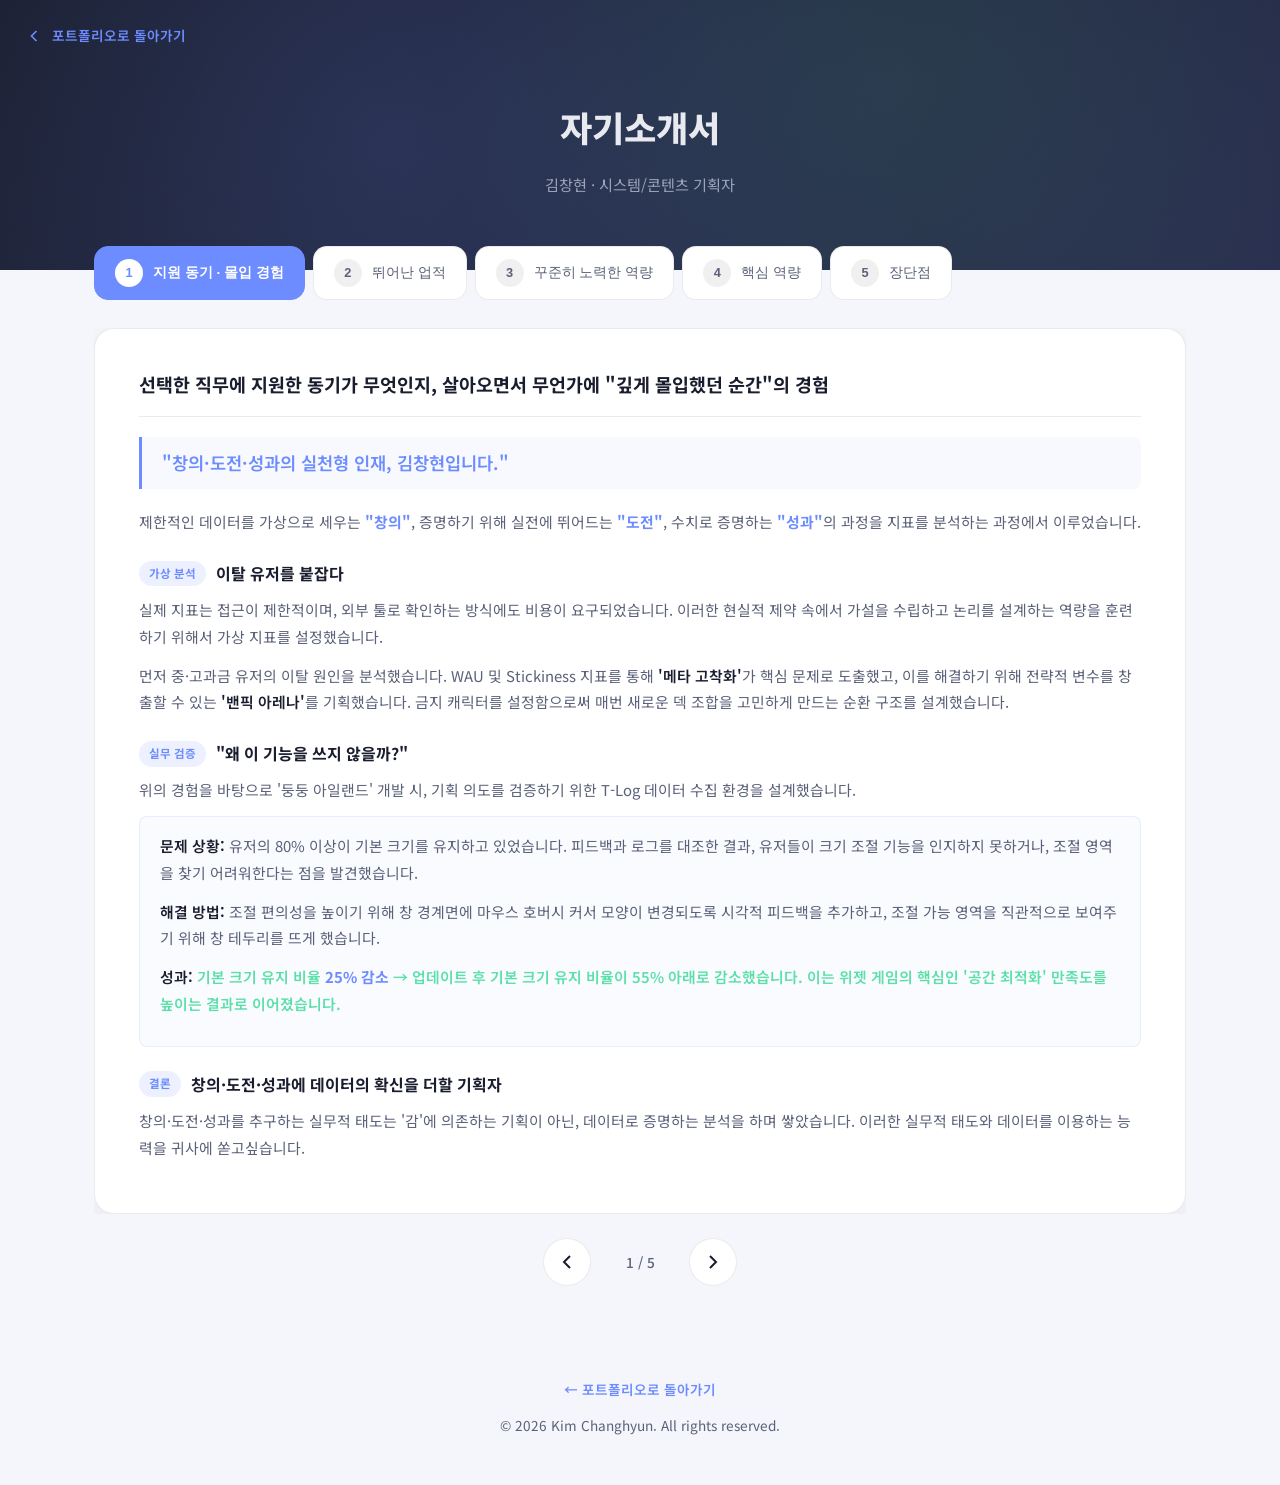
<file: cover-letter.html>
<!DOCTYPE html>
<html lang="ko">
<head>
    <meta charset="UTF-8">
    <meta name="viewport" content="width=device-width, initial-scale=1.0">
    <meta name="description" content="김창현 - 시스템/콘텐츠 기획자 자기소개서. 창의·도전·성과의 실천형 인재.">
    <title>자기소개서 | 김창현</title>
    <link rel="preconnect" href="https://fonts.googleapis.com">
    <link rel="preconnect" href="https://fonts.gstatic.com" crossorigin>
    <link href="https://fonts.googleapis.com/css2?family=Noto+Sans+KR:wght@300;400;500;600;700;800&family=Inter:wght@300;400;500;600;700;800&display=swap" rel="stylesheet">
    <link rel="stylesheet" href="style.css">
    <style>
        /* Cover Letter page overrides */
        body {
            background: #f4f6fb;
        }

        .cl-page-header {
            background: linear-gradient(135deg, #1a1e2e 0%, #2a3050 100%);
            padding: 100px 24px 48px;
            text-align: center;
            position: relative;
            overflow: hidden;
        }

        .cl-page-header::before {
            content: '';
            position: absolute;
            inset: 0;
            background: radial-gradient(circle at 30% 50%, rgba(108,140,255,0.15), transparent 60%),
                        radial-gradient(circle at 70% 30%, rgba(92,224,168,0.1), transparent 50%);
        }

        .cl-page-header .container {
            position: relative;
            z-index: 1;
        }

        .cl-page-title {
            font-family: 'Inter', 'Noto Sans KR', sans-serif;
            font-size: 2.2rem;
            font-weight: 800;
            color: #e8eaf0;
            margin-bottom: 12px;
        }

        .cl-page-subtitle {
            font-size: 0.95rem;
            color: #9ca3b8;
            margin-bottom: 24px;
        }

        .cl-back-link {
            display: inline-flex;
            align-items: center;
            gap: 8px;
            color: #6c8cff;
            text-decoration: none;
            font-size: 0.85rem;
            font-weight: 600;
            transition: 0.2s;
            position: absolute;
            top: 24px;
            left: 24px;
        }

        .cl-back-link:hover {
            color: #8aa4ff;
            transform: translateX(-4px);
        }

        .cl-page-body {
            max-width: 1140px;
            margin: -24px auto 60px;
            padding: 0 24px;
            position: relative;
            z-index: 2;
        }

        /* Override CL styles for light standalone page */
        .cl-page-body .cl-tab {
            background: #ffffff;
            border-color: rgba(0,0,0,0.08);
        }

        .cl-page-body .cl-tab:hover {
            border-color: rgba(108, 140, 255, 0.3);
            background: #f8f9fd;
        }

/* 1. 탭 활성화 시 배경을 완전한 파란색으로 변경 */
        .cl-page-body .cl-tab.active {
            border-color: #6c8cff;
            background: #6c8cff;
        }

        .cl-page-body .cl-tab-num {
            background: rgba(0,0,0,0.06);
            color: #5a6178;
        }

        /* 2. 활성화 탭 안의 숫자: 배경 흰색, 글씨 파란색으로 반전 */
        .cl-page-body .cl-tab.active .cl-tab-num {
            background: #ffffff;
            color: #6c8cff;
        }

        .cl-page-body .cl-tab-title {
            color: #5a6178;
        }

        /* 3. 활성화 탭 텍스트: 완전한 흰색으로 변경해 가독성 확보 */
        .cl-page-body .cl-tab.active .cl-tab-title {
            color: #ffffff;
            font-weight: 600;
        }

        .cl-page-body .cl-panel-inner {
            background: #ffffff;
            border-color: rgba(0,0,0,0.08);
            box-shadow: 0 8px 32px rgba(0,0,0,0.06);
        }

        .cl-page-body .cl-question {
            color: #1a1d2e;
            border-bottom-color: rgba(0,0,0,0.08);
        }

        .cl-page-body .cl-panel-inner p {
            color: #5a6178;
        }

        .cl-page-body .cl-panel-inner strong {
            color: #1a1d2e;
        }

        .cl-page-body .cl-section h4 {
            color: #1a1d2e;
        }

        .cl-page-body .cl-highlight-box {
            background: rgba(108, 140, 255, 0.04);
            border-color: rgba(108, 140, 255, 0.12);
        }

        .cl-page-body .cl-bar {
            background: rgba(108, 140, 255, 0.12);
        }

        .cl-page-body .cl-bar-value {
            color: #1a1d2e;
        }

        .cl-page-body .cl-list li {
            color: #5a6178;
        }

        .cl-page-body .cl-divider {
            background: rgba(0,0,0,0.08);
        }

        .cl-page-body .cl-example {
            background: rgba(240, 160, 96, 0.05);
            border-color: rgba(240, 160, 96, 0.12);
        }

        .cl-page-body .cl-controls .slider-btn {
            border-color: rgba(0,0,0,0.08);
            background: #ffffff;
            color: #1a1d2e;
        }

        .cl-page-body .cl-controls .slider-btn:hover {
            border-color: #6c8cff;
            color: #6c8cff;
        }

        .cl-page-body .cl-indicator {
            color: #5a6178;
        }

        .cl-page-body .cl-data-label {
            color: #5a6178;
        }

        .cl-page-footer {
            text-align: center;
            padding: 32px 24px 48px;
            color: #5a6178;
            font-size: 0.85rem;
        }

        .cl-page-footer a {
            color: #6c8cff;
            text-decoration: none;
            font-weight: 600;
        }

        .cl-page-footer a:hover {
            text-decoration: underline;
        }

        @media (max-width: 768px) {
            .cl-page-title {
                font-size: 1.6rem;
            }
            .cl-page-header {
                padding: 80px 16px 40px;
            }
        }
    </style>
</head>
<body>
    <header class="cl-page-header">
        <a href="index.html" class="cl-back-link">
            <svg width="20" height="20" viewBox="0 0 24 24" fill="none" stroke="currentColor" stroke-width="2"><polyline points="15 18 9 12 15 6"></polyline></svg>
            포트폴리오로 돌아가기
        </a>
        <div class="container">
            <h1 class="cl-page-title">자기소개서</h1>
            <p class="cl-page-subtitle">김창현 · 시스템/콘텐츠 기획자</p>
        </div>
    </header>

    <div class="cl-page-body">
        <div class="cl-wrapper">
            <!-- Tab buttons -->
            <div class="cl-tabs" id="cl-tabs">
                <button class="cl-tab active" data-cl="0" id="cl-tab-1">
                    <span class="cl-tab-num">1</span>
                    <span class="cl-tab-title">지원 동기 · 몰입 경험</span>
                </button>
                <button class="cl-tab" data-cl="1" id="cl-tab-2">
                    <span class="cl-tab-num">2</span>
                    <span class="cl-tab-title">뛰어난 업적</span>
                </button>
                <button class="cl-tab" data-cl="2" id="cl-tab-3">
                    <span class="cl-tab-num">3</span>
                    <span class="cl-tab-title">꾸준히 노력한 역량</span>
                </button>
                <button class="cl-tab" data-cl="3" id="cl-tab-4">
                    <span class="cl-tab-num">4</span>
                    <span class="cl-tab-title">핵심 역량</span>
                </button>
                <button class="cl-tab" data-cl="4" id="cl-tab-5">
                    <span class="cl-tab-num">5</span>
                    <span class="cl-tab-title">장단점</span>
                </button>
            </div>

            <!-- Content panels -->
            <div class="cl-panels" id="cl-panels">
                <!-- Panel 1 -->
                <div class="cl-panel active" data-cl-panel="0" id="cl-panel-1">
                    <div class="cl-panel-inner">
                        <h3 class="cl-question">선택한 직무에 지원한 동기가 무엇인지, 살아오면서 무언가에 "깊게 몰입했던 순간"의 경험</h3>
                        <blockquote class="cl-quote">"창의·도전·성과의 실천형 인재, 김창현입니다."</blockquote>
                        <p>제한적인 데이터를 가상으로 세우는 <em>"창의"</em>, 증명하기 위해 실전에 뛰어드는 <em>"도전"</em>, 수치로 증명하는 <em>"성과"</em>의 과정을 지표를 분석하는 과정에서 이루었습니다.</p>
                        
                        <div class="cl-section">
                            <h4><span class="cl-badge">가상 분석</span> 이탈 유저를 붙잡다</h4>
                            <p>실제 지표는 접근이 제한적이며, 외부 툴로 확인하는 방식에도 비용이 요구되었습니다. 이러한 현실적 제약 속에서 가설을 수립하고 논리를 설계하는 역량을 훈련하기 위해서 가상 지표를 설정했습니다.</p>
                            <p>먼저 중·고과금 유저의 이탈 원인을 분석했습니다. WAU 및 Stickiness 지표를 통해 <strong>'메타 고착화'</strong>가 핵심 문제로 도출했고, 이를 해결하기 위해 전략적 변수를 창출할 수 있는 <strong>'밴픽 아레나'</strong>를 기획했습니다. 금지 캐릭터를 설정함으로써 매번 새로운 덱 조합을 고민하게 만드는 순환 구조를 설계했습니다.</p>
                        </div>

                        <div class="cl-section">
                            <h4><span class="cl-badge">실무 검증</span> "왜 이 기능을 쓰지 않을까?"</h4>
                            <p>위의 경험을 바탕으로 '둥둥 아일랜드' 개발 시, 기획 의도를 검증하기 위한 T-Log 데이터 수집 환경을 설계했습니다.</p>
                            <div class="cl-highlight-box">
                                <p><strong>문제 상황:</strong> 유저의 80% 이상이 기본 크기를 유지하고 있었습니다. 피드백과 로그를 대조한 결과, 유저들이 크기 조절 기능을 인지하지 못하거나, 조절 영역을 찾기 어려워한다는 점을 발견했습니다.</p>
                                <p><strong>해결 방법:</strong> 조절 편의성을 높이기 위해 창 경계면에 마우스 호버시 커서 모양이 변경되도록 시각적 피드백을 추가하고, 조절 가능 영역을 직관적으로 보여주기 위해 창 테두리를 뜨게 했습니다.</p>
                                <p class="cl-result"><strong>성과:</strong> 기본 크기 유지 비율 <em>25% 감소</em> → 업데이트 후 기본 크기 유지 비율이 55% 아래로 감소했습니다. 이는 위젯 게임의 핵심인 '공간 최적화' 만족도를 높이는 결과로 이어졌습니다.</p>
                            </div>
                        </div>

                        <div class="cl-section">
                            <h4><span class="cl-badge">결론</span> 창의·도전·성과에 데이터의 확신을 더할 기획자</h4>
                            <p>창의·도전·성과를 추구하는 실무적 태도는 '감'에 의존하는 기획이 아닌, 데이터로 증명하는 분석을 하며 쌓았습니다. 이러한 실무적 태도와 데이터를 이용하는 능력을 귀사에 쏟고싶습니다.</p>
                        </div>
                    </div>
                </div>

                <!-- Panel 2 -->
                <div class="cl-panel" data-cl-panel="1" id="cl-panel-2">
                    <div class="cl-panel-inner">
                        <h3 class="cl-question">가장 뛰어난 업적</h3>
                        <blockquote class="cl-quote">"글로벌 플랫폼 출시 경험을 포함한 총 3회의 출시로 시장성을 검증하고, 기획 의도를 적중시키다."</blockquote>

                        <div class="cl-section">
                            <h4><span class="cl-badge accent">데이터 2.6배 성장</span> 지표로 증명하다</h4>
                            <p>전작(1,914분) 대비 <strong>2.6배 이상 상승한 5,107분</strong>의 누적 플레이 시간을 기록했습니다.</p>
                            <p>첫 출시작 '물 아랫나리'의 선형적 구성이 아쉬워, 차기작 'RUNRANRUN!'에서 유저들이 반복 플레이를 하도록 하는 순환 구조에 집중했습니다.</p>
                            <div class="cl-data-compare">
                                <div class="cl-data-item">
                                    <span class="cl-data-label">물 아랫나리</span>
                                    <div class="cl-bar" style="--bar-width: 37%">
                                        <span class="cl-bar-value">1,914분</span>
                                    </div>
                                </div>
                                <div class="cl-data-item">
                                    <span class="cl-data-label">RUNRANRUN!</span>
                                    <div class="cl-bar accent" style="--bar-width: 100%">
                                        <span class="cl-bar-value">5,107분</span>
                                    </div>
                                </div>
                            </div>
                        </div>

                        <div class="cl-section">
                            <h4><span class="cl-badge accent">전환율 9%</span> 유입까지 확장</h4>
                            <p>유저의 유입 경로를 직접 설계하고 관리한 결과, <strong>378회 조회수와 9% 다운로드 전환율</strong>을 달성했습니다.</p>
                            <p>이러한 결과는 '둥둥 아일랜드' 프로젝트에서 많은 사람들이 유입되고 다운로드를 하도록 목표로 잡았습니다. </p>
                            <p>데스크톱 위젯이라는 장르 특성상 '일상 속 힐링'을 원하는 타겟 유저의 니즈를 공략, 편안한 파스텔 톤의 색상과 부드러운 글씨체를 사용해 랜딩 페이지와 팀 홈페이지를 제작했습니다.</p>
                        </div>
                    </div>
                </div>

                <!-- Panel 3 -->
                <div class="cl-panel" data-cl-panel="2" id="cl-panel-3">
                    <div class="cl-panel-inner">
                        <h3 class="cl-question">꾸준히 노력해온 역량</h3>
                        <blockquote class="cl-quote">"투명한 지표를 통해 팀원 모두가 하나의 성과를 바라보게 만드는 실전형 리더입니다."</blockquote>

                        <p>약 10명 규모의 덱빌딩 RPG 프로젝트 기획 부팀장 당시, 한 팀원이 리더 그룹과의 소통 없이 해석·방향 차이로 개발 속도가 급격히 저하되는 위기를 겪었습니다.</p>

                        <div class="cl-section">
                            <h4><span class="cl-badge">정보 동기화</span></h4>
                            <p>단순 구두 협의나 스크럼은 정보가 휘발되는 문제가 있었습니다. 모든 회의 내용 및 담당 기능의 로직과 가이드를 Slack에 상세히 명세화하고 스레드로 아카이빙했습니다.</p>
                            <div class="cl-highlight-box">
                                <p>이를 통해 팀원 누구나 기획의도를 재확인할 수 있는 투명한 정보 공유 환경을 구축했습니다.</p>
                                <p class="cl-result">기획 해석 차이로 발생하던 불필요한 논쟁을 없앴고, <em>재작업률 40% 이상 단축</em>, 스프린트 일정 <em>100% 준수</em></p>
                                <p>이후 그 팀원의 기획 변경에 대한 제안을 했습니다. 그래서, 주관을 배제하고 데이터와 일정 중심의 객관적 지표를 제시해 팀의 방향성을 하나로 모았습니다.</p>
                            </div>
                        </div>

                        <div class="cl-section">
                            <h4><span class="cl-badge">전략적 우선순위 조정</span></h4>
                            <p>WBS를 통해 인원, 기한, 시간을 한눈에 정리했습니다.</p>
                            <p>이를 바탕으로 현재 인원으로 정해진 마감 기한 내에 목표한 기능을 다 만들 수 있는지 현실적으로 판단했습니다.</p>
                            <p class="cl-list">
                                <li><strong>수용:</strong> '테이블 구조 변경'은 일정 내 수용 가능 확인 → 담당자 배정, 마감 확정</li>
                                <li><strong>전환:</strong> '다갈래 던전' 등은 시간적 한계와 리소스 부족을 근거로 백로그로 전환</li>
                                <p>이를 통해 중요한 덕목은 개인의 고집이 아닌 ‘투명한 정보 공유’와 ‘합리적인 합의’로 팀 전체를 같은 방향으로 이끄는 것임을 배웠습니다.</p>
                                <p>이러한 소통 역량은 입사 후 협업 시 충돌을 최소화하고 프로젝트를 완수하는 강력한 동력이 될 것입니다.</p>
                            </ul>
                        </div>
                    </div>
                </div>

                <!-- Panel 4 -->
                <div class="cl-panel" data-cl-panel="3" id="cl-panel-4">
                    <div class="cl-panel-inner">
                        <h3 class="cl-question">핵심 역량</h3>
                        <blockquote class="cl-quote">"AI와 툴의 전략적 결합으로 협업의 정밀도와 속도를 높이는 기획자"</blockquote>

                        <div class="cl-section">
                            <h4><span class="cl-badge accent">리소스 한계 돌파</span> 기간 50% 단축</h4>
                            <div class="cl-highlight-box">
                                <p><strong>문제:</strong> 저작권 문제와 에셋 간 화풍 불일치로 약 4일의 기간이 예상</p>
                                <p><strong>해결:</strong> 생성형 AI 시드값·프롬프트 구조를 규격화한 가이드라인 배포</p>
                                <p class="cl-result"><strong>성과:</strong> 리소스 수급 시간 <em>4일 → 2일 (50% 단축)</em></p>
                                <p><strong>협업 가치</strong> 시각적 언어를 명확히 전달해 아트 직군과의 소통에서 리테이크 방지</p>
                            </div>
                        </div>

                        <div class="cl-section">
                            <h4><span class="cl-badge accent">추상의 실체화</span> 개발 공정 가속화</h4>
                            <div class="cl-highlight-box">
                                <p><strong>문제:</strong> '둥둥 아일랜드' 프로젝트 기획을 개발자들에게 소개해야 하는 상황</p>
                                <p><strong>해결:</strong> Claude를 활용해 핵심 기능을 넣은 HTML 프로토타입을 제작, 직관적으로 전달</p>
                                <p class="cl-result"><strong>성과:</strong> 기획 소통 시간 <em>약 1/3로 단축</em></p>
                                <p><strong>협업 가치</strong> 기획서와 함께 직관적인 HTML 프로토타입을 제시함으로써 개발자와의 정보 비대칭 해결</p>
                            </div>
                        </div>

                        <div class="cl-section">
                            <h4><span class="cl-badge">툴 활용 능력</span> 정교한 설계</h4>
                            <p>MOS Master 취득을 통해 다져진 오피스 활용 능력을 바탕으로, 쿠키런:킹덤 가상 지표 분석 시 엑셀을 활용해 가상 지표를 그래프로 시각화하여 분석서를 효과적으로 작성했습니다.</p>
                        </div>
                    </div>
                </div>

                <!-- Panel 5 -->
                <div class="cl-panel" data-cl-panel="4" id="cl-panel-5">
                    <div class="cl-panel-inner">
                        <h3 class="cl-question">장점과 단점</h3>

                        <!-- 도입부: 책임감에 대한 서술 -->
                        <div class="cl-section">
                            <p style="line-height: 1.6; margin-bottom: 0;">
                                제 장단점은 모두 '프로젝트를 성공적으로 완수하겠다'는 책임감에서 출발합니다. 이 책임감이 긍정적으로 작용할 때는 일정을 지연시키지 않으려는 추진력과, 더 나은 방향이 있다면 망설임 없이 받아들이는 유연한 수용력으로 나타납니다.<br><br>
                                반면, 목표 달성에 집중하다 보니 때로는 마음이 급해지거나 제 의견을 강하게 피력하는 단점으로 나타나기도 합니다. 
                                이를 보완하기 위해 일정을 세부적으로 계획하여 스스로 여유를 찾고, 동료의 의견을 먼저 경청하며 최대한 객관적인 근거를 바탕으로 논의하는 등 프로젝트에 가장 도움이 되는 방향으로 책임감을 발휘하고 있습니다.
                            </p>
                        </div>

                        <div class="cl-divider"></div>

                        <div class="cl-section">
                            <h4 class="cl-strength-title"> 장점</h4>
                            <blockquote class="cl-quote small">"목표를 완수하는 추진력, 팀의 시너지를 만드는 유연한 수용성을 겸비하다."</blockquote>
                            <ul class="cl-list">
                                <li><strong>능동적 추진력:</strong> 예상치 못한 기술적 제약이나 기획 수정이 필요한 상황에서 대안을 먼저 제시하며 프로젝트를 완수하는 강한 추진력을 발휘합니다.</li>
                                <li><strong>높은 수용성:</strong> 동료의 건설적인 피드백을 적극적으로 수용하여 기획안을 정교하게 다듬으며, 팀의 시너지를 극대화하기 위해 끊임없이 학습하고 변화를 시도합니다.</li>
                            </ul>
                            <div class="cl-example">
                                <span class="cl-example-label">사례</span>
                                <p>덱 빌딩 RPG 제작 당시, 일정 부족 문제를 해결하고자 팀원과 합의 후, 피드백을 수용하여 스토리 전달 방식을 '퀘스트 기반'에서 '최초 던전 입장 시 출력'으로 변경해 기한 내 완수했습니다.</p>
                            </div>
                        </div>

                        <div class="cl-divider"></div>

                        <div class="cl-section">
                            <h4 class="cl-weakness-title">단점과 노력</h4>
                            <blockquote class="cl-quote small">"개인의 확신보다 팀의 '합리적 합의'를 우선하며, 치열한 논의를 객관적 성과로 전환합니다."</blockquote>
                            <p><strong>단호함:</strong> 다소 자기 주장이 강해 보일 때가 있습니다.</p>
                            <ul class="cl-list effort">
                                <li><strong>근거:</strong> 독단이 되지 않도록, 제 의견에 객관적인 지표나 근거를 듭니다.</li>
                                <li><strong>보완:</strong> 충돌 의견을 보완점으로 정의해, 이를 기획의 빈틈을 메울 소중한 '리스크 검증' 단계로 받아들입니다.</li>
                                <li><strong>합의:</strong> 하나를 선택하기보다, 양측의 강점을 결합한 더 발전된 대안을 만드는 것을 목표로 삼아 팀의 합의를 이끌어냅니다.</li>
                                <li><strong>성과:</strong> '나의 정답'을 고수하기보다 '팀의 최선'을 만들어가는 과정을 통해, 팀원이 목표에 확신을 가지게 되었습니다.</li>
                            </ul>
                            <div class="cl-example">
                                <span class="cl-example-label">사례</span>
                                <p>'둥둥아일랜드' 프로젝트 당시 도움말 UI에서 (한눈에 vs 나눠서) 보여주기라는 의견 충돌이 생겼습니다. 유저의 이탈을 우려해 전자를 제안했으나, 정보 과부하를 우려하는 의견도 있었습니다.<br><br>
                                주장을 고수하기보다, 레퍼런스 게임의 도움말 UI를 교차 검증했습니다. 직접 객관적 데이터를 확보하고자 예비 유저 60명 대상의 리서치를 수행했습니다. 결과, 분할했을 때 더 정보를 습득하기 좋고 이탈에 지장이 크지 않다는 유의미한 데이터를 확보했습니다. 리서치 결과를 바탕으로 기획을 수정하여 성공적으로 프로젝트를 마무리했습니다.</p>
                            </div>
                        </div>
                    </div>
                </div>
            </div>

            <!-- CL Slider controls -->
            <div class="cl-controls">
                <button class="slider-btn cl-prev" id="cl-prev" aria-label="이전 항목">
                    <svg width="24" height="24" viewBox="0 0 24 24" fill="none" stroke="currentColor" stroke-width="2"><polyline points="15 18 9 12 15 6"></polyline></svg>
                </button>
                <span class="cl-indicator" id="cl-indicator">1 / 5</span>
                <button class="slider-btn cl-next" id="cl-next" aria-label="다음 항목">
                    <svg width="24" height="24" viewBox="0 0 24 24" fill="none" stroke="currentColor" stroke-width="2"><polyline points="9 18 15 12 9 6"></polyline></svg>
                </button>
            </div>
        </div>
    </div>

    <div class="cl-page-footer">
        <p><a href="index.html">← 포트폴리오로 돌아가기</a></p>
        <p style="margin-top: 12px;">© 2026 Kim Changhyun. All rights reserved.</p>
    </div>

    <script>
        document.addEventListener('DOMContentLoaded', () => {
            const clTabs = document.querySelectorAll('.cl-tab');
            const clPanels = document.querySelectorAll('.cl-panel');
            const clPrevBtn = document.getElementById('cl-prev');
            const clNextBtn = document.getElementById('cl-next');
            const clIndicator = document.getElementById('cl-indicator');
            let currentCL = 0;
            const totalCL = 5;

            function goToCL(index) {
                if (index < 0) index = totalCL - 1;
                if (index >= totalCL) index = 0;
                currentCL = index;

                clTabs.forEach((tab, i) => {
                    tab.classList.toggle('active', i === currentCL);
                });

                clPanels.forEach((panel, i) => {
                    panel.classList.toggle('active', i === currentCL);
                });

                clIndicator.textContent = `${currentCL + 1} / ${totalCL}`;

                clTabs[currentCL].scrollIntoView({ behavior: 'smooth', block: 'nearest', inline: 'center' });

                if (currentCL === 1) {
                    setTimeout(animateBars, 300);
                }
            }

            clTabs.forEach(tab => {
                tab.addEventListener('click', () => {
                    goToCL(parseInt(tab.getAttribute('data-cl')));
                });
            });

            clPrevBtn.addEventListener('click', () => goToCL(currentCL - 1));
            clNextBtn.addEventListener('click', () => goToCL(currentCL + 1));

            document.addEventListener('keydown', (e) => {
                if (e.key === 'ArrowLeft') goToCL(currentCL - 1);
                if (e.key === 'ArrowRight') goToCL(currentCL + 1);
            });

            function animateBars() {
                const bars = document.querySelectorAll('.cl-bar');
                bars.forEach(bar => {
                    const width = bar.style.getPropertyValue('--bar-width');
                    bar.style.width = '0%';
                    requestAnimationFrame(() => {
                        requestAnimationFrame(() => {
                            bar.style.width = width;
                        });
                    });
                });
            }
        });
    </script>
</body>
</html>
</file>
<file: style.css>
/* ===== RESET & VARIABLES ===== */
*,
*::before,
*::after {
    margin: 0;
    padding: 0;
    box-sizing: border-box;
}

:root {
    /* Calm, sophisticated palette — lightened dark tones */
    --bg-primary: #1a1e2e;
    --bg-secondary: #212639;
    --bg-card: #272b3e;
    --bg-card-hover: #2f3448;
    --bg-surface: #f7f8fc;
    --bg-surface-alt: #eef0f7;

    --text-primary: #e8eaf0;
    --text-secondary: #9ca3b8;
    --text-dark: #1a1d2e;
    --text-dark-secondary: #5a6178;

    --accent: #6c8cff;
    --accent-light: #8aa4ff;
    --accent-glow: rgba(108, 140, 255, 0.25);
    --accent-soft: rgba(108, 140, 255, 0.08);
    --accent-warm: #f0a060;
    --accent-warm-glow: rgba(240, 160, 96, 0.2);
    --accent-green: #5ce0a8;
    --accent-green-glow: rgba(92, 224, 168, 0.2);

    --border-color: rgba(255, 255, 255, 0.08);
    --border-light: rgba(0, 0, 0, 0.06);
    --shadow-sm: 0 2px 8px rgba(0, 0, 0, 0.12);
    --shadow-md: 0 8px 32px rgba(0, 0, 0, 0.18);
    --shadow-lg: 0 16px 48px rgba(0, 0, 0, 0.24);
    --shadow-accent: 0 4px 20px var(--accent-glow);

    --radius-sm: 8px;
    --radius-md: 14px;
    --radius-lg: 20px;
    --radius-xl: 28px;

    --font-primary: 'Noto Sans KR', 'Inter', sans-serif;
    --font-heading: 'Inter', 'Noto Sans KR', sans-serif;

    --transition-fast: 0.2s cubic-bezier(0.4, 0, 0.2, 1);
    --transition-smooth: 0.4s cubic-bezier(0.4, 0, 0.2, 1);
    --transition-spring: 0.5s cubic-bezier(0.34, 1.56, 0.64, 1);
}

html {
    scroll-behavior: smooth;
    scroll-padding-top: 80px;
}

body {
    font-family: var(--font-primary);
    background: var(--bg-surface);
    color: var(--text-dark);
    line-height: 1.7;
    overflow-x: hidden;
    -webkit-font-smoothing: antialiased;
}

.container {
    max-width: 1140px;
    margin: 0 auto;
    padding: 0 24px;
}

/* ===== NAVIGATION ===== */
#main-nav {
    position: fixed;
    top: 0;
    left: 0;
    right: 0;
    z-index: 1000;
    background: rgba(26, 30, 46, 0.85);
    backdrop-filter: blur(20px);
    -webkit-backdrop-filter: blur(20px);
    border-bottom: 1px solid var(--border-color);
    transition: var(--transition-smooth);
}

#main-nav.scrolled {
    background: rgba(26, 30, 46, 0.95);
    box-shadow: 0 4px 30px rgba(0, 0, 0, 0.3);
}

.nav-inner {
    max-width: 1140px;
    margin: 0 auto;
    padding: 0 24px;
    display: flex;
    align-items: center;
    justify-content: space-between;
    height: 64px;
}

.nav-logo {
    font-family: var(--font-heading);
    font-size: 1.25rem;
    font-weight: 800;
    color: var(--accent);
    text-decoration: none;
    letter-spacing: 2px;
}

.nav-links {
    display: flex;
    list-style: none;
    gap: 4px;
}

.nav-link {
    text-decoration: none;
    color: var(--text-secondary);
    font-size: 0.875rem;
    font-weight: 500;
    padding: 8px 16px;
    border-radius: var(--radius-sm);
    transition: var(--transition-fast);
    position: relative;
}

.nav-link:hover {
    color: var(--text-primary);
    background: rgba(108, 140, 255, 0.08);
}

.nav-link.active {
    color: var(--accent);
    background: rgba(108, 140, 255, 0.12);
}

.nav-mobile-toggle {
    display: none;
    flex-direction: column;
    gap: 5px;
    background: none;
    border: none;
    cursor: pointer;
    padding: 8px;
}

.nav-mobile-toggle span {
    width: 22px;
    height: 2px;
    background: var(--text-primary);
    border-radius: 2px;
    transition: var(--transition-fast);
}

/* ===== HERO SECTION ===== */
#hero {
    min-height: 100vh;
    display: flex;
    align-items: center;
    justify-content: center;
    background: #0a0e1a;
    position: relative;
    overflow: hidden;
    padding: 100px 24px 60px;
}

.hero-video-bg {
    position: absolute;
    inset: 0;
    z-index: 0;
    overflow: hidden;
}

.hero-video-bg img {
    width: 100%;
    height: 100%;
    object-fit: cover;
    opacity: 0.35;
    filter: blur(3px);
    transform: scale(1.05);
}

.hero-video-bg::after {
    content: '';
    position: absolute;
    inset: 0;
    background: linear-gradient(160deg, rgba(10,14,26,0.82), rgba(26,30,46,0.7));
}

.hero-bg-shapes {
    position: absolute;
    inset: 0;
    overflow: hidden;
    pointer-events: none;
}

.shape {
    position: absolute;
    border-radius: 50%;
    filter: blur(100px);
    opacity: 0.35;
}

.shape-1 {
    width: 600px;
    height: 600px;
    background: radial-gradient(circle, rgba(108, 140, 255, 0.4), transparent 70%);
    top: -200px;
    right: -100px;
    animation: float1 12s ease-in-out infinite;
}

.shape-2 {
    width: 400px;
    height: 400px;
    background: radial-gradient(circle, rgba(240, 160, 96, 0.3), transparent 70%);
    bottom: -100px;
    left: -50px;
    animation: float2 15s ease-in-out infinite;
}

.shape-3 {
    width: 300px;
    height: 300px;
    background: radial-gradient(circle, rgba(92, 224, 168, 0.25), transparent 70%);
    top: 40%;
    left: 50%;
    animation: float3 10s ease-in-out infinite;
}

@keyframes float1 {
    0%, 100% { transform: translate(0, 0); }
    50% { transform: translate(-40px, 30px); }
}
@keyframes float2 {
    0%, 100% { transform: translate(0, 0); }
    50% { transform: translate(30px, -40px); }
}
@keyframes float3 {
    0%, 100% { transform: translate(0, 0); }
    50% { transform: translate(-20px, -30px); }
}

.hero-content {
    display: flex;
    align-items: center;
    gap: 64px;
    max-width: 1140px;
    width: 100%;
    position: relative;
    z-index: 2;
}

.hero-photo-wrapper {
    position: relative;
    flex-shrink: 0;
}

.hero-photo-ring {
    position: absolute;
    inset: -8px;
    border-radius: 50%;
    border: 2px solid var(--accent);
    opacity: 0.4;
    animation: pulse-ring 3s ease-in-out infinite;
}

@keyframes pulse-ring {
    0%, 100% { transform: scale(1); opacity: 0.4; }
    50% { transform: scale(1.05); opacity: 0.2; }
}

.hero-photo {
    width: 220px;
    height: 220px;
    border-radius: 50%;
    object-fit: cover;
    object-position: center top;
    border: 4px solid var(--bg-card);
    box-shadow: 0 0 40px var(--accent-glow);
    animation: fadeInScale 0.8s ease-out both;
}

@keyframes fadeInScale {
    from { opacity: 0; transform: scale(0.85); }
    to { opacity: 1; transform: scale(1); }
}

.hero-text {
    animation: fadeInUp 0.8s ease-out 0.2s both;
}

@keyframes fadeInUp {
    from { opacity: 0; transform: translateY(30px); }
    to { opacity: 1; transform: translateY(0); }
}

.hero-subtitle {
    font-family: var(--font-heading);
    font-size: 0.85rem;
    font-weight: 600;
    color: var(--accent);
    letter-spacing: 3px;
    text-transform: uppercase;
    margin-bottom: 16px;
}

.hero-title {
    font-size: 2.4rem;
    font-weight: 700;
    color: var(--text-primary);
    line-height: 1.35;
    margin-bottom: 32px;
}

.hero-greeting {
    display: block;
    font-size: 1.4rem;
    font-weight: 400;
    color: var(--text-secondary);
    margin-bottom: 4px;
}

.hero-name {
    display: block;
}

.hero-name em {
    color: var(--accent);
    font-style: normal;
    font-weight: 800;
}

.hero-name-highlight {
    color: var(--accent-light);
    font-weight: 800;
    font-size: 2.8rem;
}

.hero-stats {
    display: flex;
    gap: 32px;
    margin-bottom: 36px;
}

.stat-item {
    text-align: center;
    padding: 16px 20px;
    background: rgba(108, 140, 255, 0.06);
    border: 1px solid rgba(108, 140, 255, 0.12);
    border-radius: var(--radius-md);
    transition: var(--transition-fast);
}

.stat-item:hover {
    background: rgba(108, 140, 255, 0.12);
    border-color: rgba(108, 140, 255, 0.25);
    transform: translateY(-2px);
}

.stat-number {
    display: block;
    font-family: var(--font-heading);
    font-size: 1.8rem;
    font-weight: 800;
    color: var(--accent);
    line-height: 1.2;
}

.stat-label {
    font-size: 0.75rem;
    color: var(--text-secondary);
    margin-top: 4px;
}

.hero-cta {
    display: flex;
    gap: 16px;
}

.btn-primary {
    display: inline-flex;
    align-items: center;
    padding: 14px 32px;
    background: var(--accent);
    color: #fff;
    text-decoration: none;
    font-weight: 600;
    font-size: 0.95rem;
    border-radius: var(--radius-md);
    transition: var(--transition-fast);
    box-shadow: var(--shadow-accent);
}

.btn-primary:hover {
    background: var(--accent-light);
    transform: translateY(-2px);
    box-shadow: 0 8px 30px var(--accent-glow);
}

.btn-secondary {
    display: inline-flex;
    align-items: center;
    padding: 14px 32px;
    background: transparent;
    color: var(--text-secondary);
    text-decoration: none;
    font-weight: 600;
    font-size: 0.95rem;
    border: 1px solid rgba(255, 255, 255, 0.15);
    border-radius: var(--radius-md);
    transition: var(--transition-fast);
}

.btn-secondary:hover {
    color: var(--text-primary);
    border-color: var(--accent);
    background: rgba(108, 140, 255, 0.06);
}

.scroll-indicator {
    position: absolute;
    bottom: 30px;
    left: 50%;
    transform: translateX(-50%);
    display: flex;
    flex-direction: column;
    align-items: center;
    gap: 8px;
    color: var(--text-secondary);
    font-size: 0.7rem;
    letter-spacing: 2px;
    text-transform: uppercase;
    animation: fadeInUp 1s ease-out 1s both;
}

.scroll-line {
    width: 1px;
    height: 40px;
    background: linear-gradient(to bottom, var(--accent), transparent);
    animation: scrollPulse 2s ease-in-out infinite;
}

@keyframes scrollPulse {
    0%, 100% { opacity: 1; transform: scaleY(1); }
    50% { opacity: 0.3; transform: scaleY(0.6); }
}

/* ===== SECTION BASE ===== */
.section {
    padding: 100px 0;
    position: relative;
}

.section-dark {
    background: var(--bg-primary);
    color: var(--text-primary);
}

/* ===== LIGHT OVERRIDES for previously-dark sections ===== */
#career,
#skills {
    background: #eef1f9;
    color: var(--text-dark);
    --bg-card: #ffffff;
    --bg-card-hover: #f5f7fc;
    --text-primary: #1a1d2e;
    --text-secondary: #5a6178;
    --border-color: rgba(0, 0, 0, 0.08);
}

.section-title {
    font-family: var(--font-heading);
    font-size: 2rem;
    font-weight: 800;
    color: var(--text-dark);
    margin-bottom: 48px;
    display: flex;
    align-items: center;
    gap: 16px;
}

.section-title.light {
    color: var(--text-primary);
}

.section-number {
    font-size: 0.85rem;
    font-weight: 700;
    color: var(--accent);
    background: var(--accent-soft);
    padding: 4px 12px;
    border-radius: var(--radius-sm);
    letter-spacing: 1px;
}

.section-dark .section-number {
    background: rgba(108, 140, 255, 0.15);
}

.section-desc {
    font-size: 0.95rem;
    color: var(--text-dark-secondary);
    margin-top: -36px;
    margin-bottom: 40px;
}

.section-desc.light {
    color: var(--text-secondary);
}

.subsection-title {
    font-size: 1.15rem;
    font-weight: 700;
    color: var(--text-dark);
    margin-bottom: 24px;
    margin-top: 48px;
    padding-left: 14px;
    border-left: 3px solid var(--accent);
}

/* ===== ABOUT SECTION ===== */
.about-grid {
    display: grid;
    grid-template-columns: repeat(2, 1fr);
    gap: 16px;
}

.info-card {
    display: flex;
    align-items: flex-start;
    gap: 16px;
    padding: 24px;
    background: #fff;
    border-radius: var(--radius-md);
    border: 1px solid var(--border-light);
    transition: var(--transition-fast);
}

.info-card:hover {
    border-color: var(--accent);
    box-shadow: var(--shadow-sm), 0 0 0 3px var(--accent-soft);
    transform: translateY(-2px);
}

.info-icon {
    font-size: 1.5rem;
    flex-shrink: 0;
    width: 48px;
    height: 48px;
    display: flex;
    align-items: center;
    justify-content: center;
    background: var(--bg-surface-alt);
    border-radius: var(--radius-sm);
}

.info-content h3 {
    font-size: 0.8rem;
    font-weight: 600;
    color: var(--text-dark-secondary);
    text-transform: uppercase;
    letter-spacing: 1px;
    margin-bottom: 4px;
}

.info-content p {
    font-size: 0.95rem;
    color: var(--text-dark);
    font-weight: 500;
}

.info-sub {
    font-size: 0.8rem !important;
    color: var(--text-dark-secondary) !important;
    font-weight: 400 !important;
}

/* Timeline */
.timeline {
    position: relative;
    padding-left: 32px;
}

.timeline::before {
    content: '';
    position: absolute;
    left: 7px;
    top: 8px;
    bottom: 8px;
    width: 2px;
    background: linear-gradient(to bottom, var(--accent), rgba(108, 140, 255, 0.1));
    border-radius: 2px;
}

.timeline-item {
    position: relative;
    margin-bottom: 20px;
}

.timeline-dot {
    position: absolute;
    left: -28px;
    top: 18px;
    width: 12px;
    height: 12px;
    background: var(--accent);
    border-radius: 50%;
    border: 3px solid var(--bg-surface);
    box-shadow: 0 0 0 2px var(--accent);
}

.timeline-card {
    padding: 20px 24px;
    background: #fff;
    border-radius: var(--radius-md);
    border: 1px solid var(--border-light);
    transition: var(--transition-fast);
}

.timeline-card:hover {
    border-color: var(--accent);
    transform: translateX(4px);
}

.timeline-date {
    font-size: 0.75rem;
    color: var(--accent);
    font-weight: 600;
    letter-spacing: 0.5px;
}

.timeline-card h4 {
    font-size: 1.05rem;
    font-weight: 700;
    color: var(--text-dark);
    margin: 4px 0 2px;
}

.timeline-card p {
    font-size: 0.9rem;
    color: var(--text-dark-secondary);
}

/* ===== CAREER SECTION ===== */
.career-grid {
    display: grid;
    grid-template-columns: repeat(3, 1fr);
    gap: 20px;
}

.career-card {
    background: var(--bg-card);
    border-radius: var(--radius-lg);
    padding: 28px;
    border: 1px solid var(--border-color);
    transition: var(--transition-smooth);
    position: relative;
    overflow: hidden;
}

.career-card::before {
    content: '';
    position: absolute;
    top: 0;
    left: 0;
    right: 0;
    height: 3px;
    background: linear-gradient(90deg, var(--accent), var(--accent-light));
    opacity: 0;
    transition: var(--transition-fast);
}

.career-card:hover {
    border-color: rgba(108, 140, 255, 0.3);
    transform: translateY(-4px);
    box-shadow: 0 12px 36px rgba(108, 140, 255, 0.12);
}

.career-card:hover::before {
    opacity: 1;
}

.career-card.featured {
    border-color: rgba(108, 140, 255, 0.2);
    background: linear-gradient(145deg, var(--bg-card), rgba(108, 140, 255, 0.05));
}

.career-card.featured::before {
    opacity: 1;
}

.career-badge {
    position: absolute;
    top: 55px;
    right: 16px;
    font-size: 0.7rem;
    font-weight: 700;
    color: var(--accent-green);
    background: var(--accent-green-glow);
    padding: 4px 10px;
    border-radius: 20px;
    letter-spacing: 0.5px;
}

.career-header {
    display: flex;
    justify-content: space-between;
    align-items: center;
    margin-bottom: 12px;
}

.career-platform {
    font-size: 0.75rem;
    font-weight: 600;
    color: var(--accent);
    background: rgba(108, 140, 255, 0.1);
    padding: 3px 10px;
    border-radius: 20px;
}

.career-date {
    font-size: 0.75rem;
    color: var(--text-secondary);
}

.career-title {
    font-size: 1.3rem;
    font-weight: 800;
    color: var(--text-primary);
    margin-bottom: 6px;
}

.career-genre {
    display: inline-block;
    font-size: 0.8rem;
    color: var(--text-secondary);
    margin-bottom: 20px;
}

.career-metrics {
    display: grid;
    grid-template-columns: repeat(3, 1fr);
    gap: 8px;
    margin-bottom: 20px;
}

.metric {
    text-align: center;
    padding: 10px 4px;
    background: rgba(0, 0, 0, 0.03);
    border-radius: var(--radius-sm);
    border: 1px solid rgba(0, 0, 0, 0.05);
}

.metric-value {
    display: block;
    font-family: var(--font-heading);
    font-size: 1.1rem;
    font-weight: 800;
    color: var(--text-primary);
}

.metric-value.highlight {
    color: var(--accent);
}

.metric-label {
    font-size: 0.65rem;
    color: var(--text-secondary);
    margin-top: 2px;
}

.career-roles {
    display: flex;
    flex-wrap: wrap;
    gap: 6px;
}

.role-tag {
    font-size: 0.7rem;
    font-weight: 500;
    color: var(--text-secondary);
    background: rgba(0, 0, 0, 0.04);
    padding: 4px 10px;
    border-radius: 20px;
    border: 1px solid rgba(0, 0, 0, 0.06);
}

/* ===== PROJECT SLIDER ===== */
.project-slider {
    position: relative;
}

.slider-viewport {
    overflow: hidden;
    border-radius: var(--radius-xl);
}

.slider-track {
    display: flex;
    transition: transform 0.5s cubic-bezier(0.4, 0, 0.2, 1);
}

.slide {
    min-width: 100%;
    padding: 4px;
}

.slide-inner {
    display: flex;
    flex-direction: column;
    background: #fff;
    border-radius: var(--radius-xl);
    overflow: hidden;
    border: 1px solid var(--border-light);
    box-shadow: var(--shadow-md);
}

.slide-media {
    position: relative;
    overflow: hidden;
    background: var(--bg-surface-alt);
    width: 100%;
    aspect-ratio: 16 / 9;
}

.media-placeholder {
    width: 100%;
    height: 100%;
    min-height: 420px;
    display: flex;
    align-items: center;
    justify-content: center;
    background: linear-gradient(145deg, var(--bg-surface-alt), #e4e7f0);
    position: relative;
}

.placeholder-content {
    text-align: center;
    padding: 32px;
}

.placeholder-icon {
    font-size: 3rem;
    display: block;
    margin-bottom: 12px;
}

.placeholder-text {
    display: block;
    font-size: 1.3rem;
    font-weight: 700;
    color: var(--text-dark);
    margin-bottom: 8px;
}

.placeholder-sub {
    display: block;
    font-size: 0.85rem;
    color: var(--text-dark-secondary);
    margin-bottom: 4px;
}

.placeholder-path {
    display: block;
    font-size: 0.75rem;
    color: var(--accent);
    font-family: monospace;
    background: var(--accent-soft);
    padding: 4px 12px;
    border-radius: 4px;
    margin-top: 8px;
    display: inline-block;
}

.slide-info {
    padding: 32px 36px;
    display: flex;
    flex-direction: column;
    justify-content: center;
    align-items: flex-start;
}

.slide-tag {
    font-size: 0.75rem;
    font-weight: 600;
    color: var(--accent);
    letter-spacing: 1px;
    text-transform: uppercase;
    margin-bottom: 10px;
}

.slide-title {
    font-size: 1.6rem;
    font-weight: 800;
    color: var(--text-dark);
    margin-bottom: 16px;
}

.slide-description {
    font-size: 0.95rem;
    color: var(--text-dark-secondary);
    line-height: 1.75;
    margin-bottom: 24px;
}

.slide-description strong {
    color: var(--accent);
    font-weight: 700;
}

.slide-stats {
    display: flex;
    gap: 20px;
}

.slide-stat {
    padding: 12px 20px;
    background: var(--bg-surface-alt);
    border-radius: var(--radius-sm);
    border: 1px solid var(--border-light);
}

.slide-stat.accent {
    border-color: var(--accent);
    background: var(--accent-soft);
}

.slide-stat-value {
    display: block;
    font-family: var(--font-heading);
    font-size: 1.2rem;
    font-weight: 800;
    color: var(--text-dark);
}

.slide-stat.accent .slide-stat-value {
    color: var(--accent);
}

.slide-stat-label {
    font-size: 0.7rem;
    color: var(--text-dark-secondary);
}

.slide-stat.accent .slide-stat-label {
    color: var(--accent);
}

/* Slider Controls */
.slider-controls {
    display: flex;
    align-items: center;
    justify-content: center;
    gap: 24px;
    margin-top: 28px;
}

.slider-btn {
    width: 48px;
    height: 48px;
    border-radius: 50%;
    border: 1px solid var(--border-light);
    background: #fff;
    color: var(--text-dark);
    display: flex;
    align-items: center;
    justify-content: center;
    cursor: pointer;
    transition: var(--transition-fast);
}

.section-dark .slider-btn {
    border-color: var(--border-color);
    background: var(--bg-card);
    color: var(--text-primary);
}

.slider-btn:hover {
    border-color: var(--accent);
    color: var(--accent);
    transform: scale(1.08);
}

.slider-dots {
    display: flex;
    gap: 8px;
}

.dot {
    width: 10px;
    height: 10px;
    border-radius: 50%;
    border: none;
    background: var(--border-light);
    cursor: pointer;
    transition: var(--transition-fast);
    padding: 0;
}

.dot.active {
    background: var(--accent);
    width: 28px;
    border-radius: 5px;
}

/* ===== SKILLS / AI TOOLS ===== */
.ai-tools-grid {
    display: grid;
    grid-template-columns: repeat(3, 1fr);
    gap: 16px;
    margin-bottom: 40px;
}

.ai-tool-card {
    background: var(--bg-card);
    border-radius: var(--radius-md);
    padding: 24px;
    border: 1px solid var(--border-color);
    transition: var(--transition-smooth);
    text-align: center;
}

.ai-tool-card:hover {
    border-color: rgba(108, 140, 255, 0.3);
    transform: translateY(-4px);
    box-shadow: 0 8px 24px rgba(108, 140, 255, 0.12);
}

.tool-logo-wrapper {
    width: 80px;
    height: 50px;
    margin: 0 auto 16px;
    display: flex;
    align-items: center;
    justify-content: center;
    border-radius: var(--radius-sm);
    overflow: hidden;
}

.tool-logo {
    max-width: 100%;
    max-height: 100%;
    object-fit: contain;
}

.ai-tool-card h4 {
    font-size: 0.9rem;
    font-weight: 700;
    color: var(--text-primary);
    margin-bottom: 4px;
}

.ai-tool-card p {
    font-size: 0.8rem;
    color: var(--accent);
    font-weight: 500;
    margin-bottom: 8px;
}

.tool-detail {
    font-size: 0.78rem;
    color: var(--text-secondary);
    line-height: 1.5;
}

.cert-lang-grid {
    display: grid;
    grid-template-columns: repeat(2, 1fr);
    gap: 16px;
}

.cert-card {
    background: var(--bg-card);
    border-radius: var(--radius-md);
    padding: 24px;
    border: 1px solid var(--border-color);
    display: flex;
    align-items: flex-start;
    gap: 16px;
    transition: var(--transition-fast);
}

.cert-card:hover {
    border-color: rgba(108, 140, 255, 0.2);
    transform: translateY(-2px);
}

.cert-icon {
    font-size: 1.5rem;
    flex-shrink: 0;
}

.cert-card h4 {
    font-size: 1rem;
    font-weight: 700;
    color: var(--text-primary);
    margin-bottom: 4px;
}

.cert-card p {
    font-size: 0.85rem;
    color: var(--text-secondary);
}

.cert-date {
    font-size: 0.75rem;
    color: var(--text-secondary);
    opacity: 0.7;
    display: block;
    margin-top: 6px;
}

/* ===== AWARDS ===== */
.awards-grid {
    display: flex;
    flex-direction: column;
    gap: 16px;
}

.award-card {
    display: flex;
    align-items: flex-start;
    gap: 24px;
    padding: 28px 32px;
    background: #fff;
    border-radius: var(--radius-md);
    border: 1px solid var(--border-light);
    transition: var(--transition-fast);
}

.award-card:hover {
    border-color: var(--accent);
    transform: translateX(4px);
    box-shadow: var(--shadow-sm);
}

.award-year {
    font-family: var(--font-heading);
    font-size: 1.5rem;
    font-weight: 800;
    color: var(--accent);
    flex-shrink: 0;
    min-width: 60px;
}

.award-body h4 {
    font-size: 1.05rem;
    font-weight: 700;
    color: var(--text-dark);
    margin-bottom: 6px;
    display: flex;
    align-items: center;
    gap: 10px;
    flex-wrap: wrap;
}

.award-badge {
    font-size: 0.7rem;
    font-weight: 700;
    padding: 2px 10px;
    border-radius: 20px;
    display: inline-block;
}

.award-badge.gold {
    background: rgba(255, 200, 50, 0.15);
    color: #c9940a;
}

.award-badge.bronze {
    background: rgba(180, 120, 60, 0.12);
    color: #a0724a;
}

.award-badge.special {
    background: rgba(108, 140, 255, 0.12);
    color: var(--accent);
}

.award-body p {
    font-size: 0.9rem;
    color: var(--text-dark-secondary);
    margin-bottom: 4px;
}

.award-org {
    font-size: 0.78rem;
    color: var(--text-dark-secondary);
    opacity: 0.7;
}

/* ===== COVER LETTER SLIDER ===== */
.cl-wrapper {
    position: relative;
}

.cl-tabs {
    display: flex;
    gap: 8px;
    margin-bottom: 24px;
    overflow-x: auto;
    padding-bottom: 4px;
    scrollbar-width: none;
}

.cl-tabs::-webkit-scrollbar {
    display: none;
}

.cl-tab {
    display: flex;
    align-items: center;
    gap: 10px;
    padding: 12px 20px;
    background: var(--bg-card);
    border: 1px solid var(--border-color);
    border-radius: var(--radius-md);
    cursor: pointer;
    white-space: nowrap;
    transition: var(--transition-fast);
    flex-shrink: 0;
}

.cl-tab:hover {
    border-color: rgba(108, 140, 255, 0.3);
    background: var(--bg-card-hover);
}

/* 1. 활성화 탭: 배경을 완전한 포인트 색상(불투명)으로 꽉 채움 */
.cl-tab.active {
    border-color: var(--accent);
    background: var(--accent);
}

.cl-tab-num {
    width: 28px;
    height: 28px;
    display: flex;
    align-items: center;
    justify-content: center;
    background: rgba(255, 255, 255, 0.06);
    border-radius: 50%;
    font-size: 0.8rem;
    font-weight: 700;
    color: var(--text-secondary);
}

/* 2. 활성화 탭 안의 숫자: 배경은 하얗게, 숫자는 포인트 색상으로 반전 처리 */
.cl-tab.active .cl-tab-num {
    background: #ffffff;
    color: var(--accent);
}

.cl-tab-title {
    font-size: 0.85rem;
    font-weight: 500;
    color: var(--text-secondary);
}

/* 3. 활성화 탭 안의 텍스트: 완전한 흰색으로 변경하여 눈에 잘 띄게 수정 */
.cl-tab.active .cl-tab-title {
    color: #ffffff;
    font-weight: 600;
}

.cl-panels {
    position: relative;
    overflow: hidden;
}

.cl-panel {
    display: none;
    animation: clFadeIn 0.4s ease-out;
}

.cl-panel.active {
    display: block;
}

@keyframes clFadeIn {
    from { opacity: 0; transform: translateY(12px); }
    to { opacity: 1; transform: translateY(0); }
}

.cl-panel-inner {
    background: var(--bg-card);
    border: 1px solid var(--border-color);
    border-radius: var(--radius-lg);
    padding: 40px 44px;
    min-height: 360px;
}

.cl-question {
    font-size: 1.15rem;
    font-weight: 700;
    color: var(--text-primary);
    margin-bottom: 16px;
    padding-bottom: 16px;
    border-bottom: 1px solid var(--border-color);
}

.cl-quote {
    font-size: 1.1rem;
    font-weight: 600;
    color: var(--accent);
    border-left: 3px solid var(--accent);
    padding: 12px 20px;
    margin: 20px 0;
    background: rgba(108, 140, 255, 0.05);
    border-radius: 0 var(--radius-sm) var(--radius-sm) 0;
    line-height: 1.6;
}

.cl-quote.small {
    font-size: 0.95rem;
}

.cl-panel-inner p {
    font-size: 0.93rem;
    color: var(--text-secondary);
    line-height: 1.8;
    margin-bottom: 12px;
}

.cl-panel-inner em {
    color: var(--accent);
    font-style: normal;
    font-weight: 700;
}

.cl-panel-inner strong {
    color: var(--text-primary);
    font-weight: 600;
}

.cl-section {
    margin-top: 24px;
}

.cl-section h4 {
    font-size: 1rem;
    font-weight: 700;
    color: var(--text-primary);
    margin-bottom: 10px;
    display: flex;
    align-items: center;
    gap: 10px;
    flex-wrap: wrap;
}

.cl-badge {
    font-size: 0.72rem;
    font-weight: 700;
    color: var(--accent);
    background: rgba(108, 140, 255, 0.12);
    padding: 3px 10px;
    border-radius: 20px;
}

.cl-badge.accent {
    color: var(--accent-warm);
    background: var(--accent-warm-glow);
}

.cl-highlight-box {
    background: rgba(108, 140, 255, 0.04);
    border: 1px solid rgba(108, 140, 255, 0.1);
    border-radius: var(--radius-sm);
    padding: 16px 20px;
    margin: 12px 0;
}

.cl-result {
    color: var(--accent-green) !important;
    font-weight: 600 !important;
}

.cl-data-compare {
    margin: 20px 0;
}

.cl-data-item {
    margin-bottom: 12px;
}

.cl-data-label {
    font-size: 0.8rem;
    color: var(--text-secondary);
    margin-bottom: 6px;
    display: block;
}

.cl-bar {
    height: 32px;
    background: rgba(108, 140, 255, 0.15);
    border-radius: var(--radius-sm);
    width: var(--bar-width);
    display: flex;
    align-items: center;
    padding: 0 14px;
    transition: width 1s ease-out;
    position: relative;
    overflow: hidden;
}

.cl-bar.accent {
    background: linear-gradient(90deg, rgba(108, 140, 255, 0.3), rgba(108, 140, 255, 0.5));
}

.cl-bar-value {
    font-size: 0.8rem;
    font-weight: 700;
    color: var(--text-primary);
    white-space: nowrap;
}

.cl-list {
    list-style: none;
    padding: 0;
    margin: 12px 0;
}

.cl-list li {
    padding: 8px 0 8px 20px;
    font-size: 0.9rem;
    color: var(--text-secondary);
    position: relative;
    line-height: 1.7;
}

.cl-list li::before {
    content: '';
    position: absolute;
    left: 0;
    top: 16px;
    width: 6px;
    height: 6px;
    background: var(--accent);
    border-radius: 50%;
}

.cl-list.effort li::before {
    background: var(--accent-warm);
}

.cl-example {
    background: rgba(240, 160, 96, 0.06);
    border: 1px solid rgba(240, 160, 96, 0.12);
    border-radius: var(--radius-sm);
    padding: 16px 20px;
    margin-top: 12px;
}

.cl-example-label {
    font-size: 0.7rem;
    font-weight: 700;
    color: var(--accent-warm);
    text-transform: uppercase;
    letter-spacing: 1px;
    display: block;
    margin-bottom: 6px;
}

.cl-example p {
    font-size: 0.88rem !important;
    color: var(--text-secondary) !important;
}

.cl-divider {
    height: 1px;
    background: var(--border-color);
    margin: 28px 0;
}

.cl-strength-title {
    color: var(--accent-green) !important;
}

.cl-weakness-title {
    color: var(--accent-warm) !important;
}

.cl-controls {
    display: flex;
    align-items: center;
    justify-content: center;
    gap: 24px;
    margin-top: 24px;
}

.cl-indicator {
    font-size: 0.85rem;
    color: var(--text-secondary);
    font-weight: 500;
    min-width: 50px;
    text-align: center;
}

/* ===== FOOTER ===== */
#footer {
    background: #e4e8f2;
    padding: 40px 0;
    border-top: 1px solid rgba(0, 0, 0, 0.06);
    --text-primary: #1a1d2e;
    --text-secondary: #5a6178;
}

.footer-content {
    text-align: center;
}

.footer-name {
    font-size: 1rem;
    font-weight: 700;
    color: var(--text-primary);
    margin-bottom: 12px;
}

.footer-contacts {
    display: flex;
    justify-content: center;
    gap: 24px;
    margin-bottom: 16px;
}

.footer-contacts span {
    font-size: 0.85rem;
    color: var(--text-secondary);
}

.footer-copy {
    font-size: 0.75rem;
    color: var(--text-secondary);
    opacity: 0.5;
}

/* ===== SCROLL REVEAL ANIMATIONS ===== */
.reveal {
    opacity: 0;
    transform: translateY(30px);
    transition: opacity 0.6s ease-out, transform 0.6s ease-out;
}

.reveal.visible {
    opacity: 1;
    transform: translateY(0);
}

/* ===== RESPONSIVE ===== */
@media (max-width: 1024px) {
    .career-grid {
        grid-template-columns: repeat(2, 1fr);
    }

    .ai-tools-grid {
        grid-template-columns: repeat(2, 1fr);
    }
}

@media (max-width: 768px) {
    .nav-links {
        display: none;
        position: absolute;
        top: 64px;
        left: 0;
        right: 0;
        background: rgba(26, 30, 46, 0.98);
        flex-direction: column;
        padding: 16px;
        border-bottom: 1px solid var(--border-color);
    }

    .nav-links.open {
        display: flex;
    }

    .nav-mobile-toggle {
        display: flex;
    }

    .hero-content {
        flex-direction: column;
        text-align: center;
        gap: 32px;
    }

    .hero-photo {
        width: 160px;
        height: 160px;
    }

    .hero-title {
        font-size: 1.8rem;
    }

    .hero-name-highlight {
        font-size: 2.2rem;
    }

    .hero-stats {
        justify-content: center;
        flex-wrap: wrap;
        gap: 12px;
    }

    .hero-cta {
        justify-content: center;
    }

    .about-grid {
        grid-template-columns: 1fr;
    }

    .career-grid {
        grid-template-columns: 1fr;
    }

    .slide-media {
        aspect-ratio: 4 / 3;
    }

    .slide-info {
        padding: 24px 20px;
    }

    .ai-tools-grid {
        grid-template-columns: 1fr;
    }

    .cert-lang-grid {
        grid-template-columns: 1fr;
    }

    .cl-panel-inner {
        padding: 24px 20px;
    }

    .cl-tabs {
        gap: 6px;
    }

    .cl-tab {
        padding: 10px 14px;
    }

    .cl-tab-title {
        font-size: 0.75rem;
    }

    .award-card {
        flex-direction: column;
        gap: 12px;
        padding: 20px 24px;
    }

    .section {
        padding: 70px 0;
    }

    .section-title {
        font-size: 1.5rem;
    }
}

@media (max-width: 480px) {
    .hero-title {
        font-size: 1.5rem;
    }

    .hero-name-highlight {
        font-size: 1.8rem;
    }

    .stat-item {
        padding: 12px 14px;
    }

    .stat-number {
        font-size: 1.4rem;
    }

    .hero-cta {
        flex-direction: column;
        align-items: center;
    }

    .btn-primary,
    .btn-secondary {
        width: 100%;
        justify-content: center;
    }
}
.slide-media img {
    width: 100%;
    height: 100%;
    object-fit: cover;
}
.slide-media a {
    display: block;
    width: 100%;
    height: 100%;
}
/* ===== PROJECT HERO BACKGROUND ===== */
.project-video-bg {
    position: absolute;
    inset: 0;
    z-index: 0;
    overflow: hidden;
}

.project-video-bg img {
    width: 100%;
    height: 100%;
    object-fit: cover;
    opacity: 0.4; /* 투명도를 낮춰 콘텐츠 강조 */
    filter: blur(15px); /* 배경을 흐릿하게 처리 */
    transform: scale(1.1); /* 블러 처리 시 가장자리가 비는 현상 방지 */
    transition: opacity 0.3s ease;
}

.project-video-bg::after {
    content: '';
    position: absolute;
    inset: 0;
    /* 프로젝트 섹션 배경색(var(--bg-surface))을 반투명하게 덮어 텍스트 가독성 확보 */
    background: linear-gradient(to bottom, rgba(247, 248, 252, 0.2), rgba(247, 248, 252, 0.95));
}

/* 배경 위로 기존 콘텐츠(글씨, 슬라이더)가 올라오도록 설정 */
#projects .container {
    position: relative;
    z-index: 2;
}
</file>
